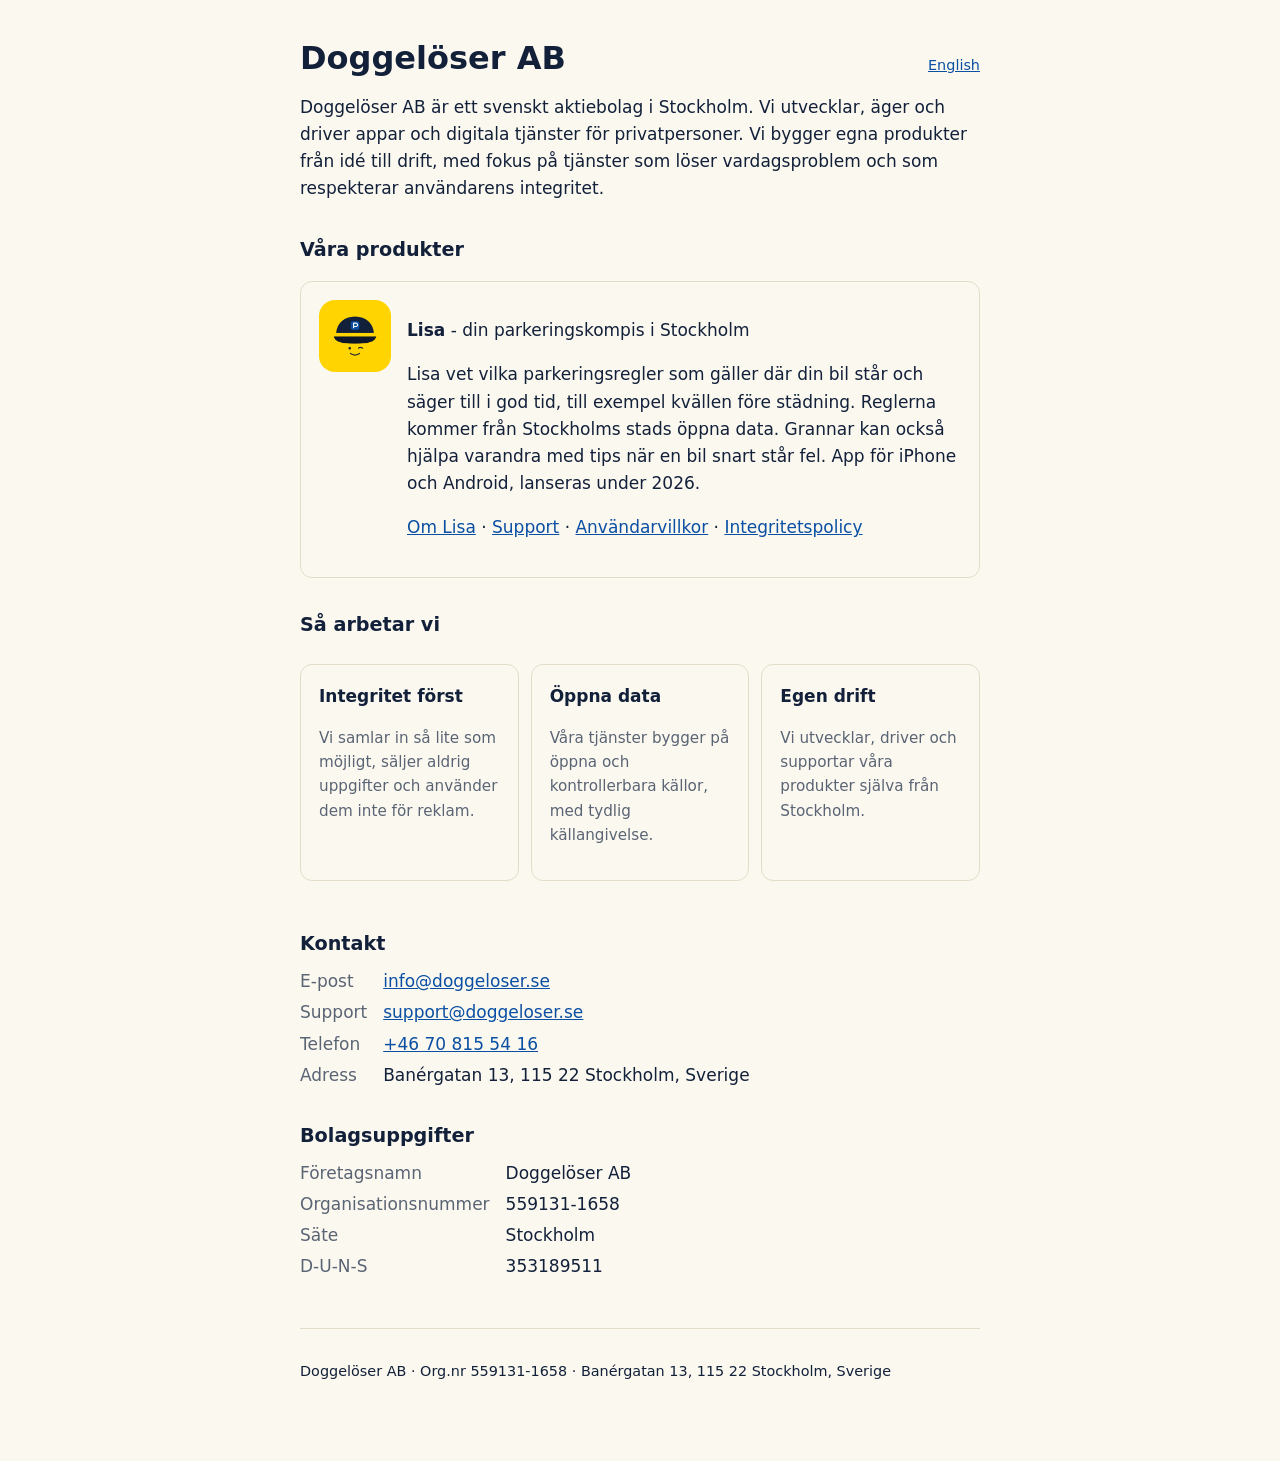
<file: index.html>
<!doctype html>
<html lang="sv"><head><meta charset="utf-8"><meta name="viewport" content="width=device-width,initial-scale=1">
<title>Doggelöser AB</title>
<meta name="description" content="Doggelöser AB är ett svenskt aktiebolag i Stockholm som utvecklar och driver appar och digitala tjänster, bland annat parkeringsappen Lisa.">
<link rel="icon" href="/lisa/icon.png"><link rel="stylesheet" href="/style.css"></head>
<body><main>
<p class="lang"><a href="/en/">English</a></p>
<h1>Doggelöser AB</h1>
<p>Doggelöser AB är ett svenskt aktiebolag i Stockholm. Vi utvecklar, äger och driver appar och digitala tjänster för privatpersoner. Vi bygger egna produkter från idé till drift, med fokus på tjänster som löser vardagsproblem och som respekterar användarens integritet.</p>

<h2>Våra produkter</h2>
<div class="card app">
  <img src="/lisa/icon.png" alt="Lisa-ikonen">
  <div>
    <p><strong>Lisa</strong> - din parkeringskompis i Stockholm</p>
    <p>Lisa vet vilka parkeringsregler som gäller där din bil står och säger till i god tid, till exempel kvällen före städning. Reglerna kommer från Stockholms stads öppna data. Grannar kan också hjälpa varandra med tips när en bil snart står fel. App för iPhone och Android, lanseras under 2026.</p>
    <p><a href="/lisa/">Om Lisa</a> · <a href="/lisa/support.html">Support</a> · <a href="/lisa/villkor.html">Användarvillkor</a> · <a href="/lisa/integritet.html">Integritetspolicy</a></p>
  </div>
</div>

<h2>Så arbetar vi</h2>
<div class="grid">
  <div class="card"><strong>Integritet först</strong><p class="muted">Vi samlar in så lite som möjligt, säljer aldrig uppgifter och använder dem inte för reklam.</p></div>
  <div class="card"><strong>Öppna data</strong><p class="muted">Våra tjänster bygger på öppna och kontrollerbara källor, med tydlig källangivelse.</p></div>
  <div class="card"><strong>Egen drift</strong><p class="muted">Vi utvecklar, driver och supportar våra produkter själva från Stockholm.</p></div>
</div>

<h2>Kontakt</h2>
<dl>
  <dt>E-post</dt><dd><a href="mailto:info@doggeloser.se">info@doggeloser.se</a></dd>
  <dt>Support</dt><dd><a href="mailto:support@doggeloser.se">support@doggeloser.se</a></dd>
  <dt>Telefon</dt><dd><a href="tel:+46708155416">+46 70 815 54 16</a></dd>
  <dt>Adress</dt><dd>Banérgatan 13, 115 22 Stockholm, Sverige</dd>
</dl>

<h2>Bolagsuppgifter</h2>
<dl>
  <dt>Företagsnamn</dt><dd>Doggelöser AB</dd>
  <dt>Organisationsnummer</dt><dd>559131-1658</dd>
  <dt>Säte</dt><dd>Stockholm</dd>
  <dt>D-U-N-S</dt><dd>353189511</dd>
</dl>

<footer><p>Doggelöser AB · Org.nr 559131-1658 · Banérgatan 13, 115 22 Stockholm, Sverige</p></footer>
</main></body></html>
</file>
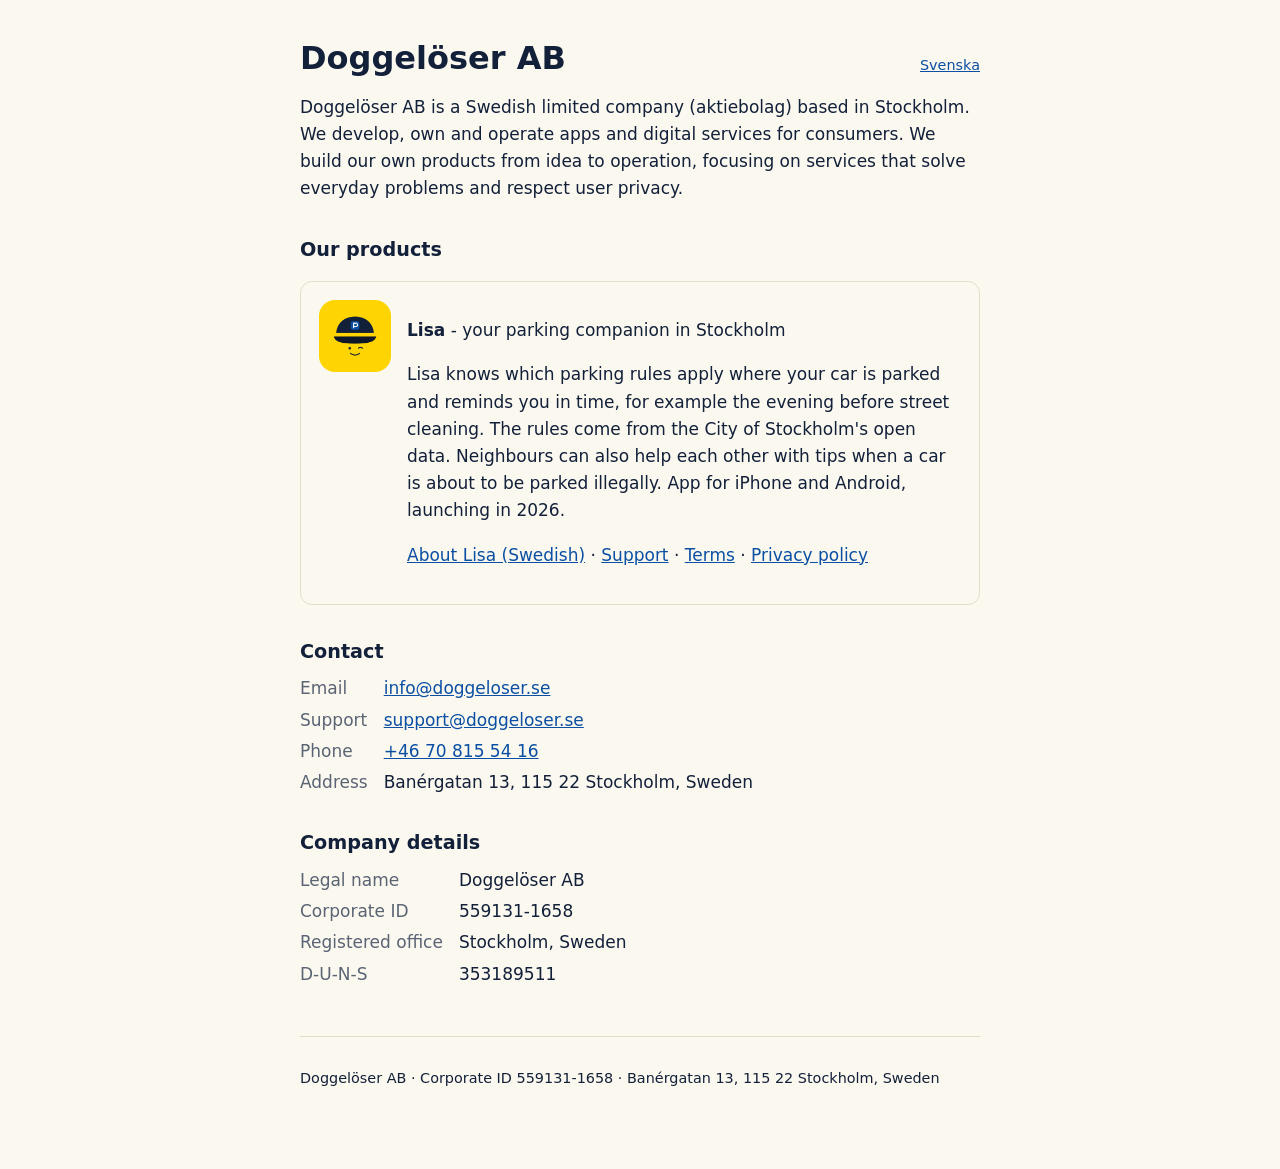
<file: en/index.html>
<!doctype html>
<html lang="en"><head><meta charset="utf-8"><meta name="viewport" content="width=device-width,initial-scale=1">
<title>Doggelöser AB</title>
<meta name="description" content="Doggelöser AB is a Swedish limited company in Stockholm that develops and operates apps and digital services, including the parking app Lisa.">
<link rel="icon" href="/lisa/icon.png"><link rel="stylesheet" href="/style.css"></head>
<body><main>
<p class="lang"><a href="/">Svenska</a></p>
<h1>Doggelöser AB</h1>
<p>Doggelöser AB is a Swedish limited company (aktiebolag) based in Stockholm. We develop, own and operate apps and digital services for consumers. We build our own products from idea to operation, focusing on services that solve everyday problems and respect user privacy.</p>

<h2>Our products</h2>
<div class="card app">
  <img src="/lisa/icon.png" alt="Lisa app icon">
  <div>
    <p><strong>Lisa</strong> - your parking companion in Stockholm</p>
    <p>Lisa knows which parking rules apply where your car is parked and reminds you in time, for example the evening before street cleaning. The rules come from the City of Stockholm's open data. Neighbours can also help each other with tips when a car is about to be parked illegally. App for iPhone and Android, launching in 2026.</p>
    <p><a href="/lisa/">About Lisa (Swedish)</a> · <a href="/lisa/support.html">Support</a> · <a href="/lisa/villkor.html">Terms</a> · <a href="/lisa/integritet.html">Privacy policy</a></p>
  </div>
</div>

<h2>Contact</h2>
<dl>
  <dt>Email</dt><dd><a href="mailto:info@doggeloser.se">info@doggeloser.se</a></dd>
  <dt>Support</dt><dd><a href="mailto:support@doggeloser.se">support@doggeloser.se</a></dd>
  <dt>Phone</dt><dd><a href="tel:+46708155416">+46 70 815 54 16</a></dd>
  <dt>Address</dt><dd>Banérgatan 13, 115 22 Stockholm, Sweden</dd>
</dl>

<h2>Company details</h2>
<dl>
  <dt>Legal name</dt><dd>Doggelöser AB</dd>
  <dt>Corporate ID</dt><dd>559131-1658</dd>
  <dt>Registered office</dt><dd>Stockholm, Sweden</dd>
  <dt>D-U-N-S</dt><dd>353189511</dd>
</dl>

<footer><p>Doggelöser AB · Corporate ID 559131-1658 · Banérgatan 13, 115 22 Stockholm, Sweden</p></footer>
</main></body></html>
</file>
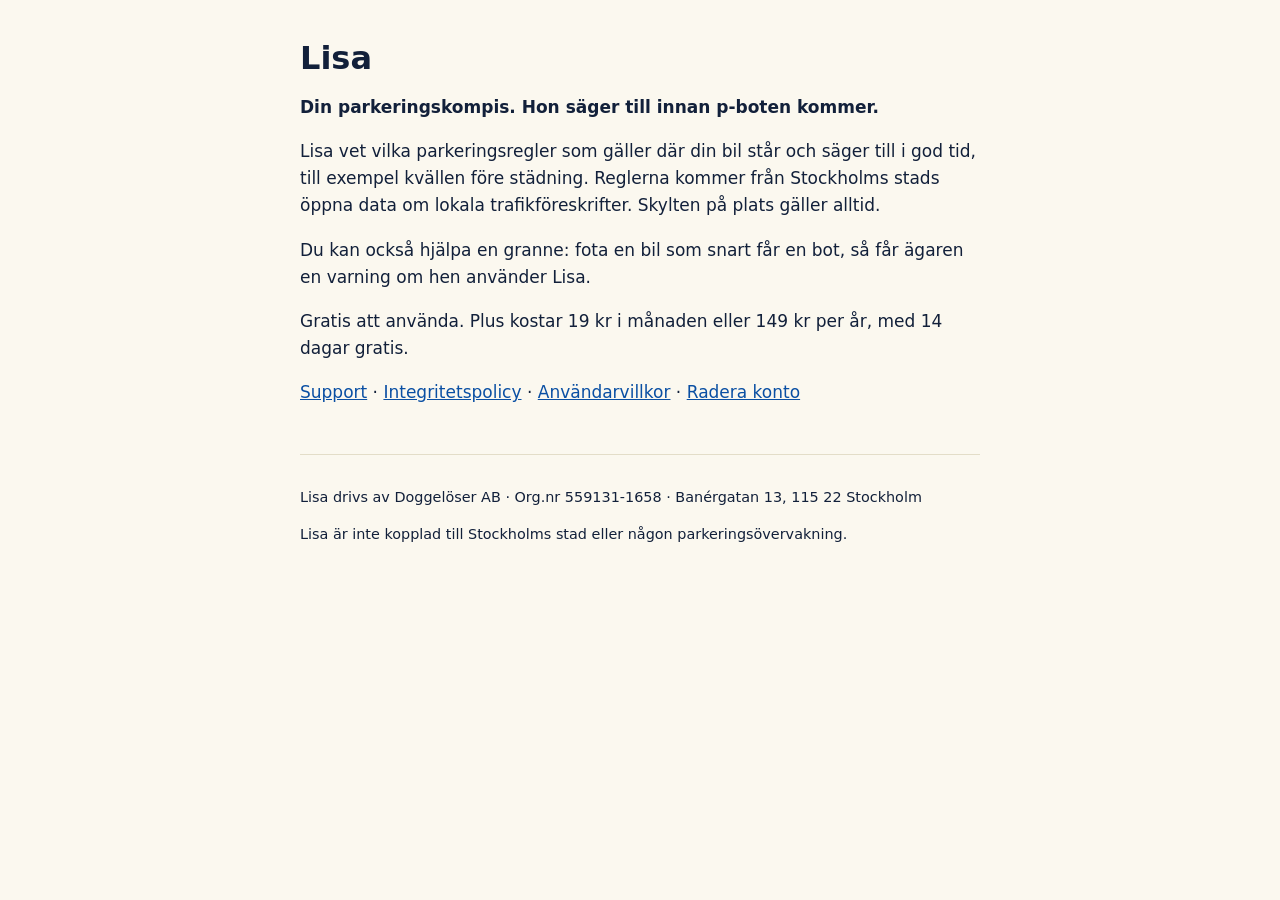
<file: lisa/index.html>
<!doctype html>
<html lang="sv"><head><meta charset="utf-8"><meta name="viewport" content="width=device-width,initial-scale=1">
<title>Lisa</title><link rel="stylesheet" href="/style.css"></head>
<body><main>
<h1>Lisa</h1>
<p><strong>Din parkeringskompis. Hon säger till innan p-boten kommer.</strong></p>
<p>Lisa vet vilka parkeringsregler som gäller där din bil står och säger till i god tid, till exempel kvällen före städning. Reglerna kommer från Stockholms stads öppna data om lokala trafikföreskrifter. Skylten på plats gäller alltid.</p>
<p>Du kan också hjälpa en granne: fota en bil som snart får en bot, så får ägaren en varning om hen använder Lisa.</p>
<p>Gratis att använda. Plus kostar 19 kr i månaden eller 149 kr per år, med 14 dagar gratis.</p>
<p><a href="/lisa/support.html">Support</a> · <a href="/lisa/integritet.html">Integritetspolicy</a> · <a href="/lisa/villkor.html">Användarvillkor</a> · <a href="/lisa/radera-konto.html">Radera konto</a></p>
<footer><p>Lisa drivs av Doggelöser AB · Org.nr 559131-1658 · Banérgatan 13, 115 22 Stockholm</p><p>Lisa är inte kopplad till Stockholms stad eller någon parkeringsövervakning.</p></footer>
</main></body></html>
</file>
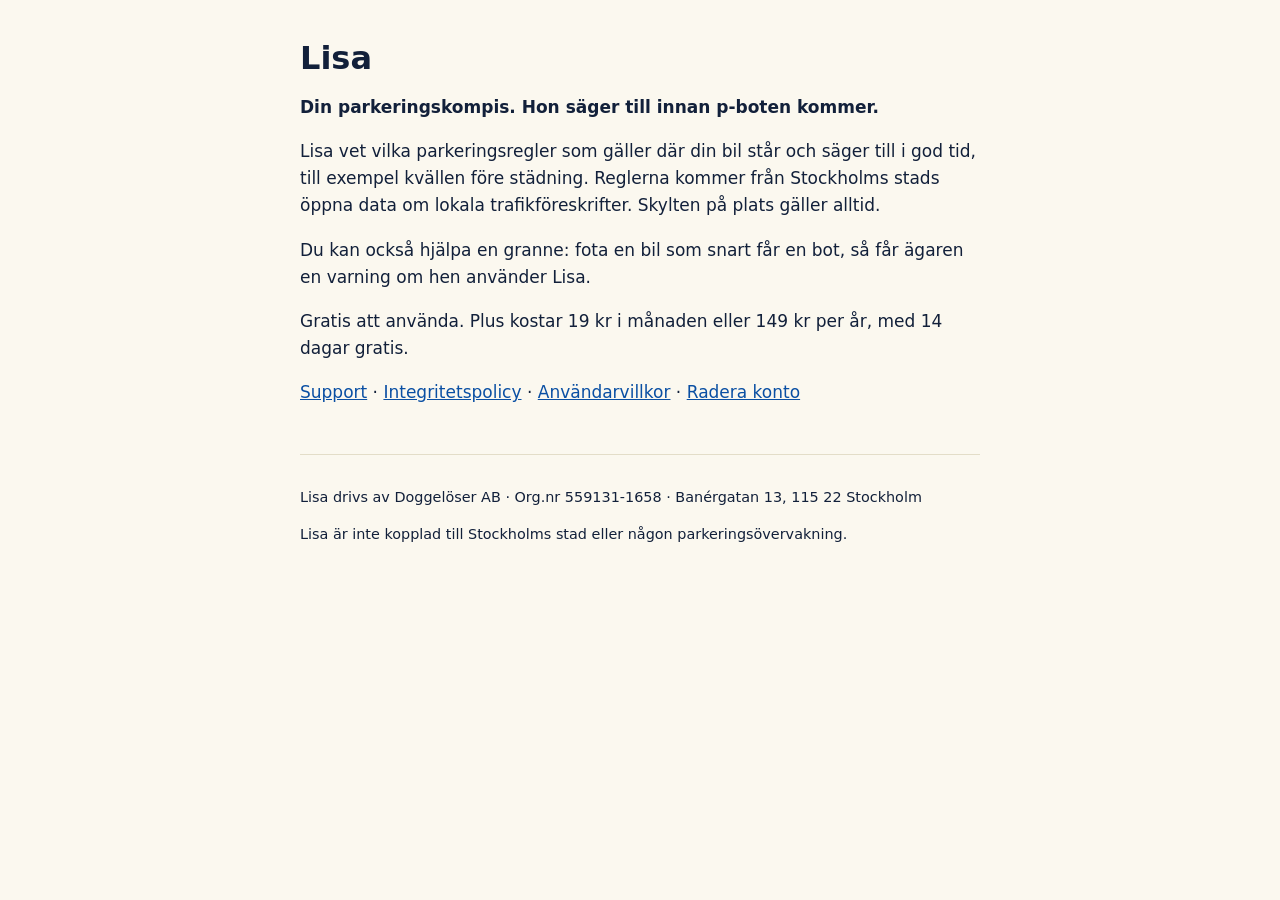
<file: p-lisa/index.html>
<!doctype html><meta charset="utf-8"><meta http-equiv="refresh" content="0; url=/lisa/index.html"><link rel="canonical" href="https://doggeloser.se/lisa/index.html"><title>Lisa</title><a href="/lisa/index.html">Lisa har flyttat hit</a>
</file>
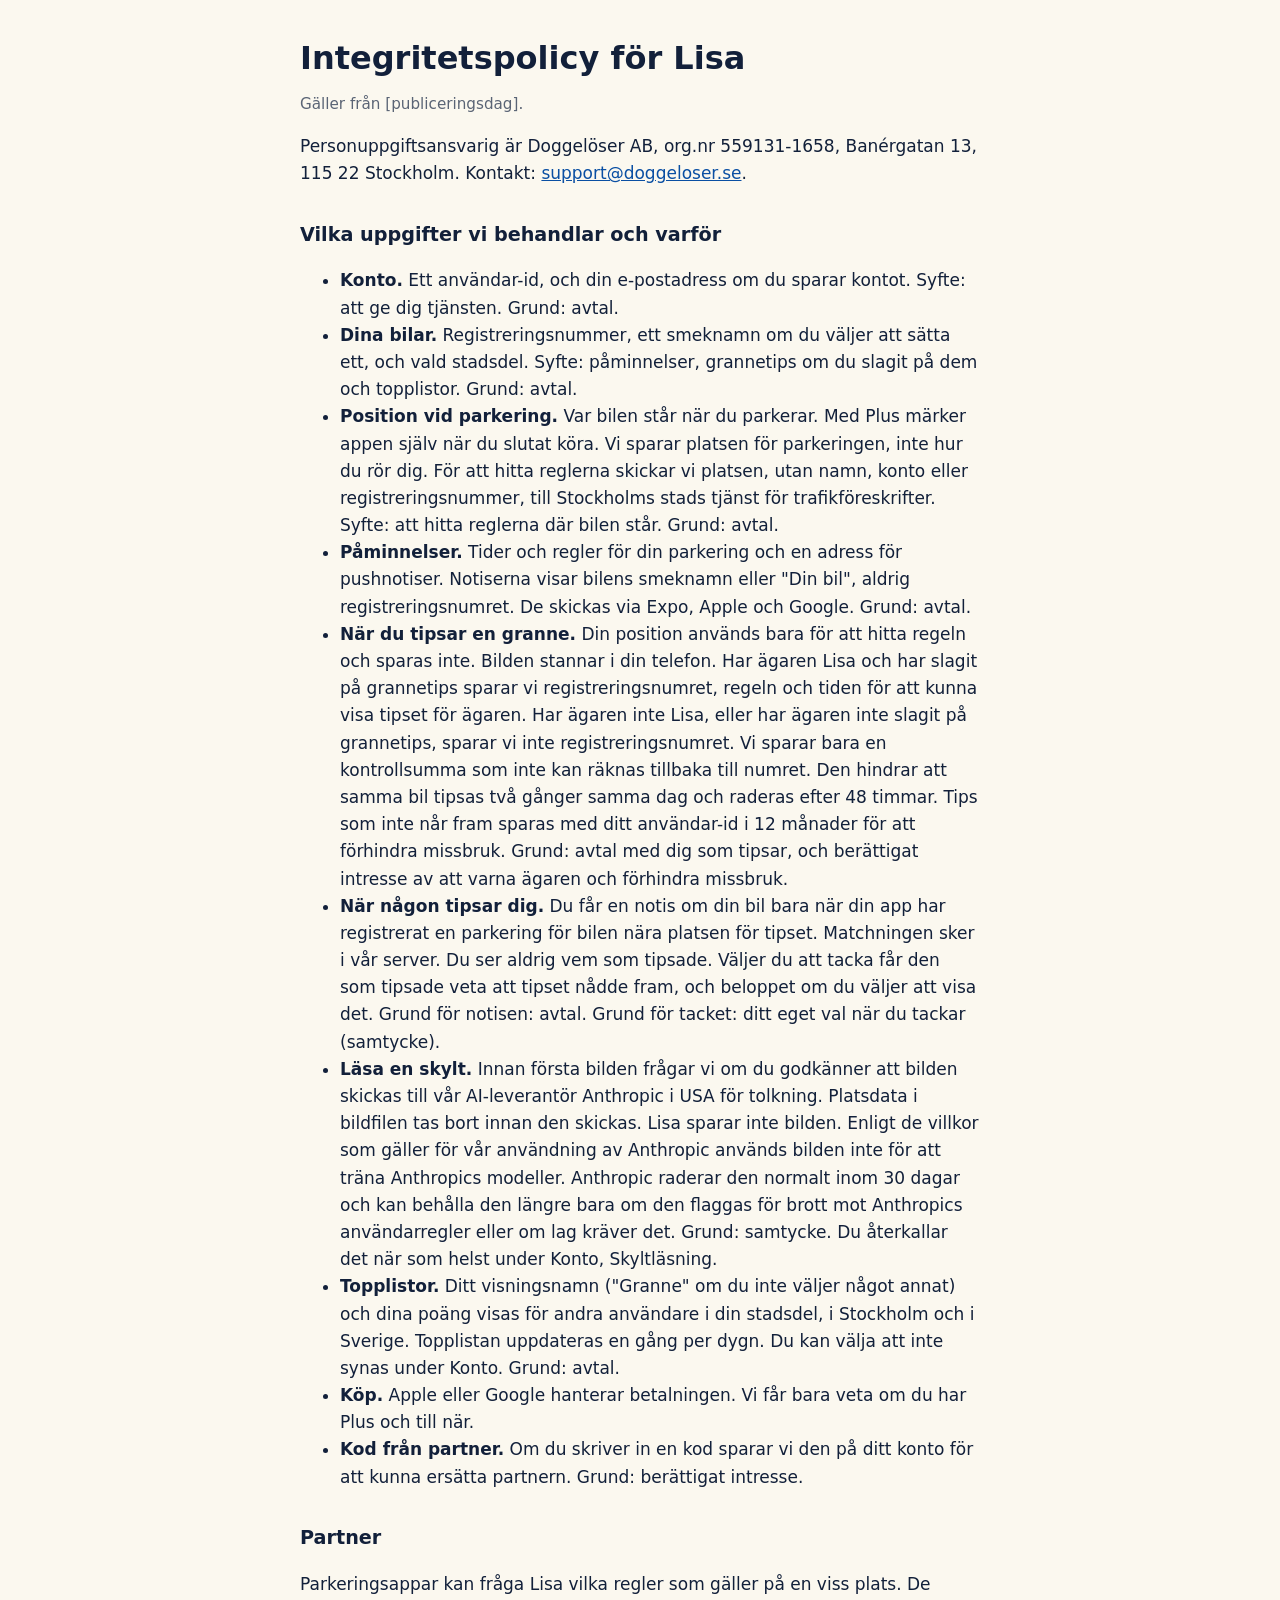
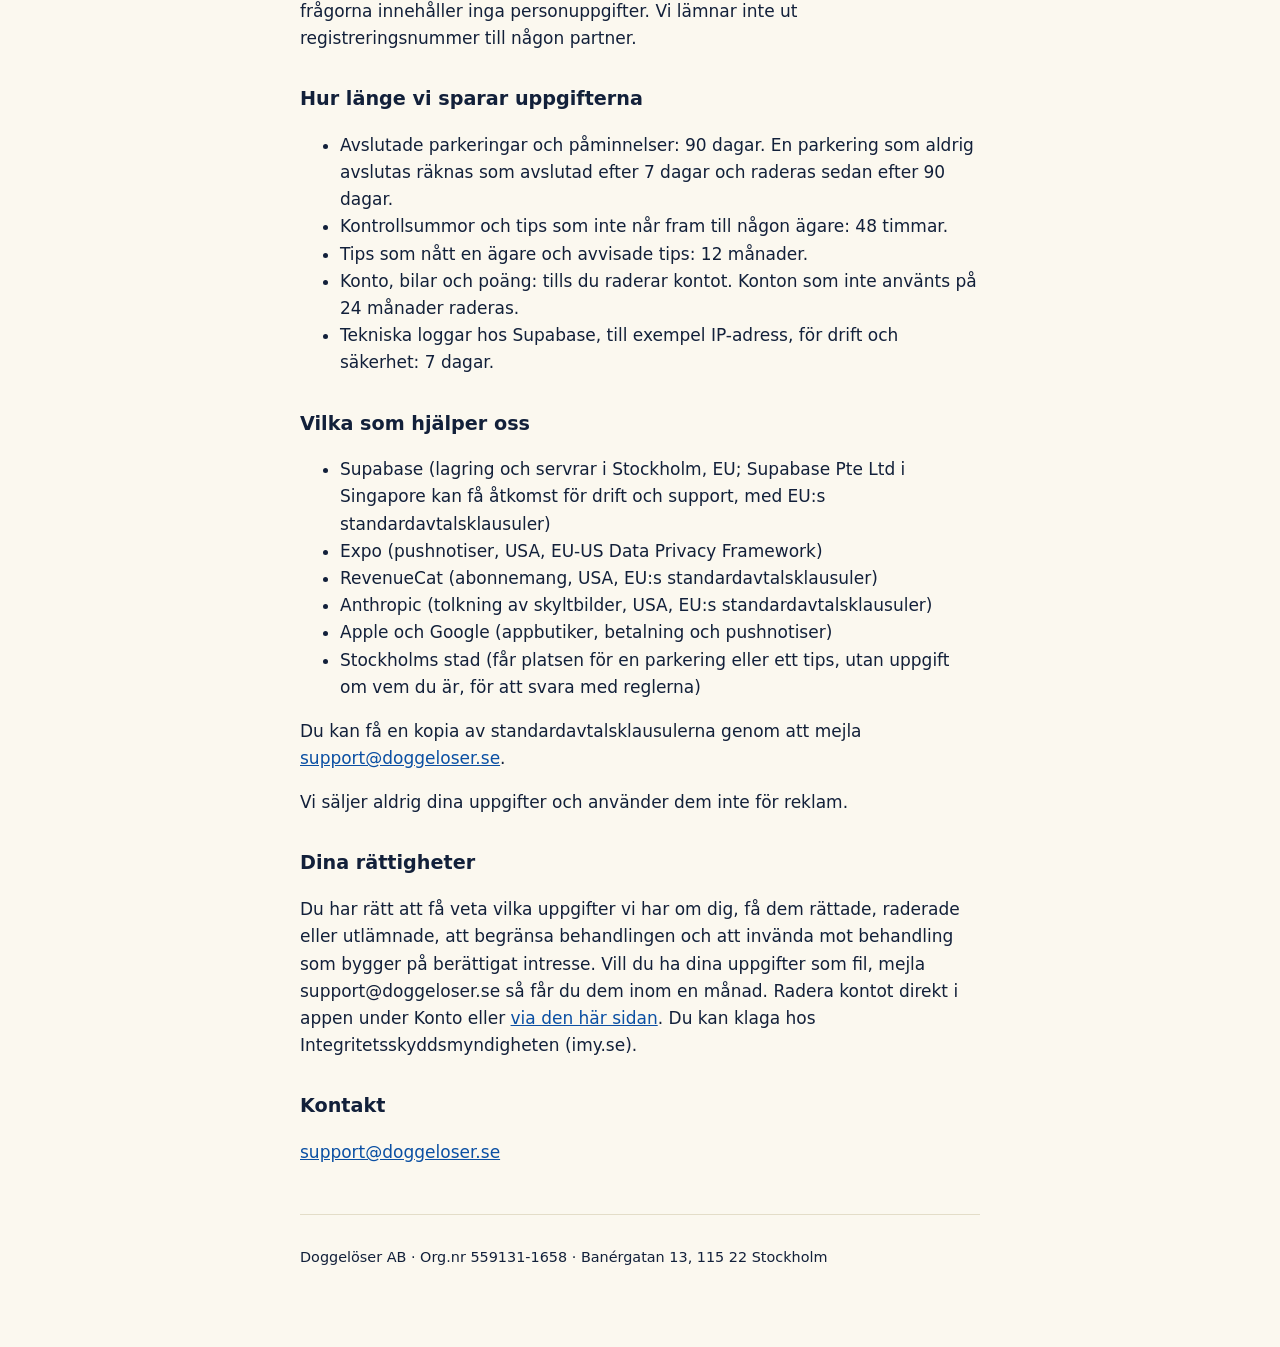
<file: lisa/integritet.html>
<!doctype html>
<html lang="sv"><head><meta charset="utf-8"><meta name="viewport" content="width=device-width,initial-scale=1">
<title>Integritetspolicy för Lisa</title><link rel="stylesheet" href="/style.css"></head>
<body><main>
<h1>Integritetspolicy för Lisa</h1>
<p class="muted">Gäller från [publiceringsdag].</p>
<p>Personuppgiftsansvarig är Doggelöser AB, org.nr 559131-1658, Banérgatan 13, 115 22 Stockholm. Kontakt: <a href="mailto:support@doggeloser.se">support@doggeloser.se</a>.</p>

<h2>Vilka uppgifter vi behandlar och varför</h2>
<ul>
<li><strong>Konto.</strong> Ett användar-id, och din e-postadress om du sparar kontot. Syfte: att ge dig tjänsten. Grund: avtal.</li>
<li><strong>Dina bilar.</strong> Registreringsnummer, ett smeknamn om du väljer att sätta ett, och vald stadsdel. Syfte: påminnelser, grannetips om du slagit på dem och topplistor. Grund: avtal.</li>
<li><strong>Position vid parkering.</strong> Var bilen står när du parkerar. Med Plus märker appen själv när du slutat köra. Vi sparar platsen för parkeringen, inte hur du rör dig. För att hitta reglerna skickar vi platsen, utan namn, konto eller registreringsnummer, till Stockholms stads tjänst för trafikföreskrifter. Syfte: att hitta reglerna där bilen står. Grund: avtal.</li>
<li><strong>Påminnelser.</strong> Tider och regler för din parkering och en adress för pushnotiser. Notiserna visar bilens smeknamn eller "Din bil", aldrig registreringsnumret. De skickas via Expo, Apple och Google. Grund: avtal.</li>
<li><strong>När du tipsar en granne.</strong> Din position används bara för att hitta regeln och sparas inte. Bilden stannar i din telefon. Har ägaren Lisa och har slagit på grannetips sparar vi registreringsnumret, regeln och tiden för att kunna visa tipset för ägaren. Har ägaren inte Lisa, eller har ägaren inte slagit på grannetips, sparar vi inte registreringsnumret. Vi sparar bara en kontrollsumma som inte kan räknas tillbaka till numret. Den hindrar att samma bil tipsas två gånger samma dag och raderas efter 48 timmar. Tips som inte når fram sparas med ditt användar-id i 12 månader för att förhindra missbruk. Grund: avtal med dig som tipsar, och berättigat intresse av att varna ägaren och förhindra missbruk.</li>
<li><strong>När någon tipsar dig.</strong> Du får en notis om din bil bara när din app har registrerat en parkering för bilen nära platsen för tipset. Matchningen sker i vår server. Du ser aldrig vem som tipsade. Väljer du att tacka får den som tipsade veta att tipset nådde fram, och beloppet om du väljer att visa det. Grund för notisen: avtal. Grund för tacket: ditt eget val när du tackar (samtycke).</li>
<li><strong>Läsa en skylt.</strong> Innan första bilden frågar vi om du godkänner att bilden skickas till vår AI-leverantör Anthropic i USA för tolkning. Platsdata i bildfilen tas bort innan den skickas. Lisa sparar inte bilden. Enligt de villkor som gäller för vår användning av Anthropic används bilden inte för att träna Anthropics modeller. Anthropic raderar den normalt inom 30 dagar och kan behålla den längre bara om den flaggas för brott mot Anthropics användarregler eller om lag kräver det. Grund: samtycke. Du återkallar det när som helst under Konto, Skyltläsning.</li>
<li><strong>Topplistor.</strong> Ditt visningsnamn ("Granne" om du inte väljer något annat) och dina poäng visas för andra användare i din stadsdel, i Stockholm och i Sverige. Topplistan uppdateras en gång per dygn. Du kan välja att inte synas under Konto. Grund: avtal.</li>
<li><strong>Köp.</strong> Apple eller Google hanterar betalningen. Vi får bara veta om du har Plus och till när.</li>
<li><strong>Kod från partner.</strong> Om du skriver in en kod sparar vi den på ditt konto för att kunna ersätta partnern. Grund: berättigat intresse.</li>
</ul>

<h2>Partner</h2>
<p>Parkeringsappar kan fråga Lisa vilka regler som gäller på en viss plats. De frågorna innehåller inga personuppgifter. Vi lämnar inte ut registreringsnummer till någon partner.</p>

<h2>Hur länge vi sparar uppgifterna</h2>
<ul>
<li>Avslutade parkeringar och påminnelser: 90 dagar. En parkering som aldrig avslutas räknas som avslutad efter 7 dagar och raderas sedan efter 90 dagar.</li>
<li>Kontrollsummor och tips som inte når fram till någon ägare: 48 timmar.</li>
<li>Tips som nått en ägare och avvisade tips: 12 månader.</li>
<li>Konto, bilar och poäng: tills du raderar kontot. Konton som inte använts på 24 månader raderas.</li>
<li>Tekniska loggar hos Supabase, till exempel IP-adress, för drift och säkerhet: 7 dagar.</li>
</ul>

<h2>Vilka som hjälper oss</h2>
<ul>
<li>Supabase (lagring och servrar i Stockholm, EU; Supabase Pte Ltd i Singapore kan få åtkomst för drift och support, med EU:s standardavtalsklausuler)</li>
<li>Expo (pushnotiser, USA, EU-US Data Privacy Framework)</li>
<li>RevenueCat (abonnemang, USA, EU:s standardavtalsklausuler)</li>
<li>Anthropic (tolkning av skyltbilder, USA, EU:s standardavtalsklausuler)</li>
<li>Apple och Google (appbutiker, betalning och pushnotiser)</li>
<li>Stockholms stad (får platsen för en parkering eller ett tips, utan uppgift om vem du är, för att svara med reglerna)</li>
</ul>
<p>Du kan få en kopia av standardavtalsklausulerna genom att mejla <a href="mailto:support@doggeloser.se">support@doggeloser.se</a>.</p>
<p>Vi säljer aldrig dina uppgifter och använder dem inte för reklam.</p>

<h2>Dina rättigheter</h2>
<p>Du har rätt att få veta vilka uppgifter vi har om dig, få dem rättade, raderade eller utlämnade, att begränsa behandlingen och att invända mot behandling som bygger på berättigat intresse. Vill du ha dina uppgifter som fil, mejla support@doggeloser.se så får du dem inom en månad. Radera kontot direkt i appen under Konto eller <a href="/lisa/radera-konto.html">via den här sidan</a>. Du kan klaga hos Integritetsskyddsmyndigheten (imy.se).</p>
<h2>Kontakt</h2>
<p><a href="mailto:support@doggeloser.se">support@doggeloser.se</a></p>
<footer><p>Doggelöser AB · Org.nr 559131-1658 · Banérgatan 13, 115 22 Stockholm</p></footer>
</main></body></html>
</file>
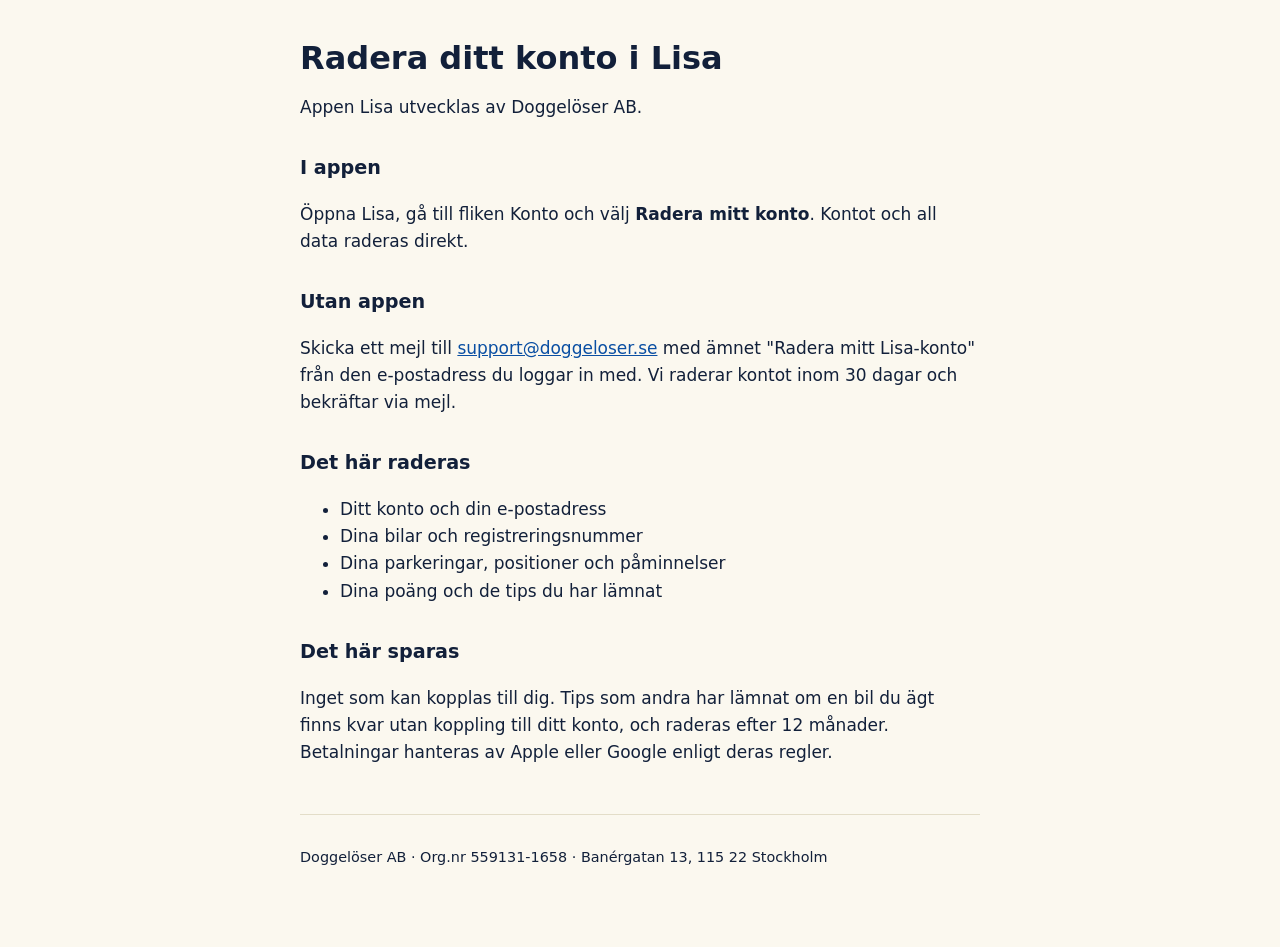
<file: lisa/radera-konto.html>
<!doctype html>
<html lang="sv"><head><meta charset="utf-8"><meta name="viewport" content="width=device-width,initial-scale=1">
<title>Radera konto i Lisa</title><link rel="stylesheet" href="/style.css"></head>
<body><main>
<h1>Radera ditt konto i Lisa</h1>
<p>Appen Lisa utvecklas av Doggelöser AB.</p>
<h2>I appen</h2>
<p>Öppna Lisa, gå till fliken Konto och välj <strong>Radera mitt konto</strong>. Kontot och all data raderas direkt.</p>
<h2>Utan appen</h2>
<p>Skicka ett mejl till <a href="mailto:support@doggeloser.se?subject=Radera%20mitt%20Lisa-konto">support@doggeloser.se</a> med ämnet "Radera mitt Lisa-konto" från den e-postadress du loggar in med. Vi raderar kontot inom 30 dagar och bekräftar via mejl.</p>
<h2>Det här raderas</h2>
<ul>
<li>Ditt konto och din e-postadress</li>
<li>Dina bilar och registreringsnummer</li>
<li>Dina parkeringar, positioner och påminnelser</li>
<li>Dina poäng och de tips du har lämnat</li>
</ul>
<h2>Det här sparas</h2>
<p>Inget som kan kopplas till dig. Tips som andra har lämnat om en bil du ägt finns kvar utan koppling till ditt konto, och raderas efter 12 månader. Betalningar hanteras av Apple eller Google enligt deras regler.</p>
<footer><p>Doggelöser AB · Org.nr 559131-1658 · Banérgatan 13, 115 22 Stockholm</p></footer>
</main></body></html>
</file>
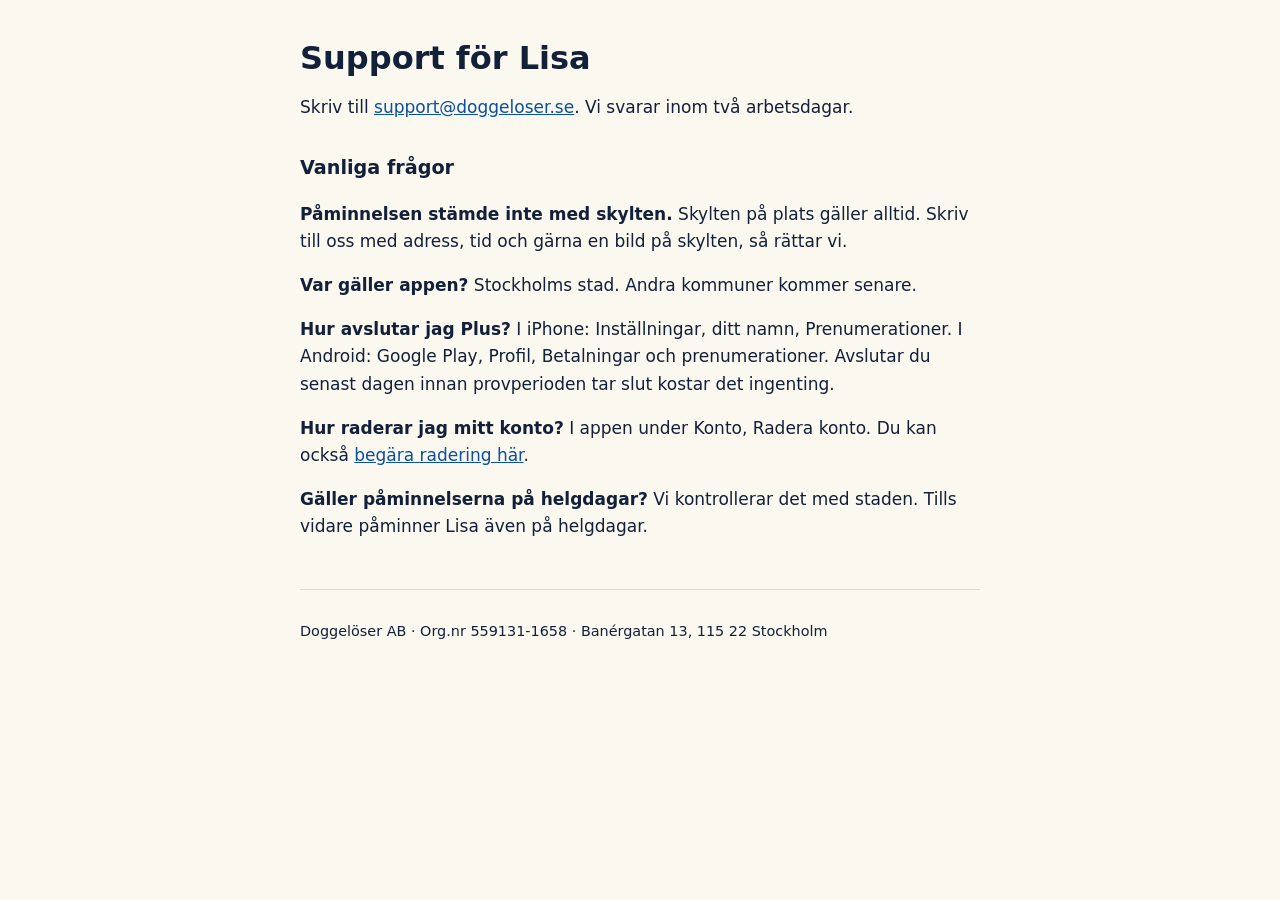
<file: lisa/support.html>
<!doctype html>
<html lang="sv"><head><meta charset="utf-8"><meta name="viewport" content="width=device-width,initial-scale=1">
<title>Lisa support</title><link rel="stylesheet" href="/style.css"></head>
<body><main>
<h1>Support för Lisa</h1>
<p>Skriv till <a href="mailto:support@doggeloser.se?subject=Lisa">support@doggeloser.se</a>. Vi svarar inom två arbetsdagar.</p>
<h2>Vanliga frågor</h2>
<p><strong>Påminnelsen stämde inte med skylten.</strong> Skylten på plats gäller alltid. Skriv till oss med adress, tid och gärna en bild på skylten, så rättar vi.</p>
<p><strong>Var gäller appen?</strong> Stockholms stad. Andra kommuner kommer senare.</p>
<p><strong>Hur avslutar jag Plus?</strong> I iPhone: Inställningar, ditt namn, Prenumerationer. I Android: Google Play, Profil, Betalningar och prenumerationer. Avslutar du senast dagen innan provperioden tar slut kostar det ingenting.</p>
<p><strong>Hur raderar jag mitt konto?</strong> I appen under Konto, Radera konto. Du kan också <a href="/lisa/radera-konto.html">begära radering här</a>.</p>
<p><strong>Gäller påminnelserna på helgdagar?</strong> Vi kontrollerar det med staden. Tills vidare påminner Lisa även på helgdagar.</p>
<footer><p>Doggelöser AB · Org.nr 559131-1658 · Banérgatan 13, 115 22 Stockholm</p></footer>
</main></body></html>
</file>
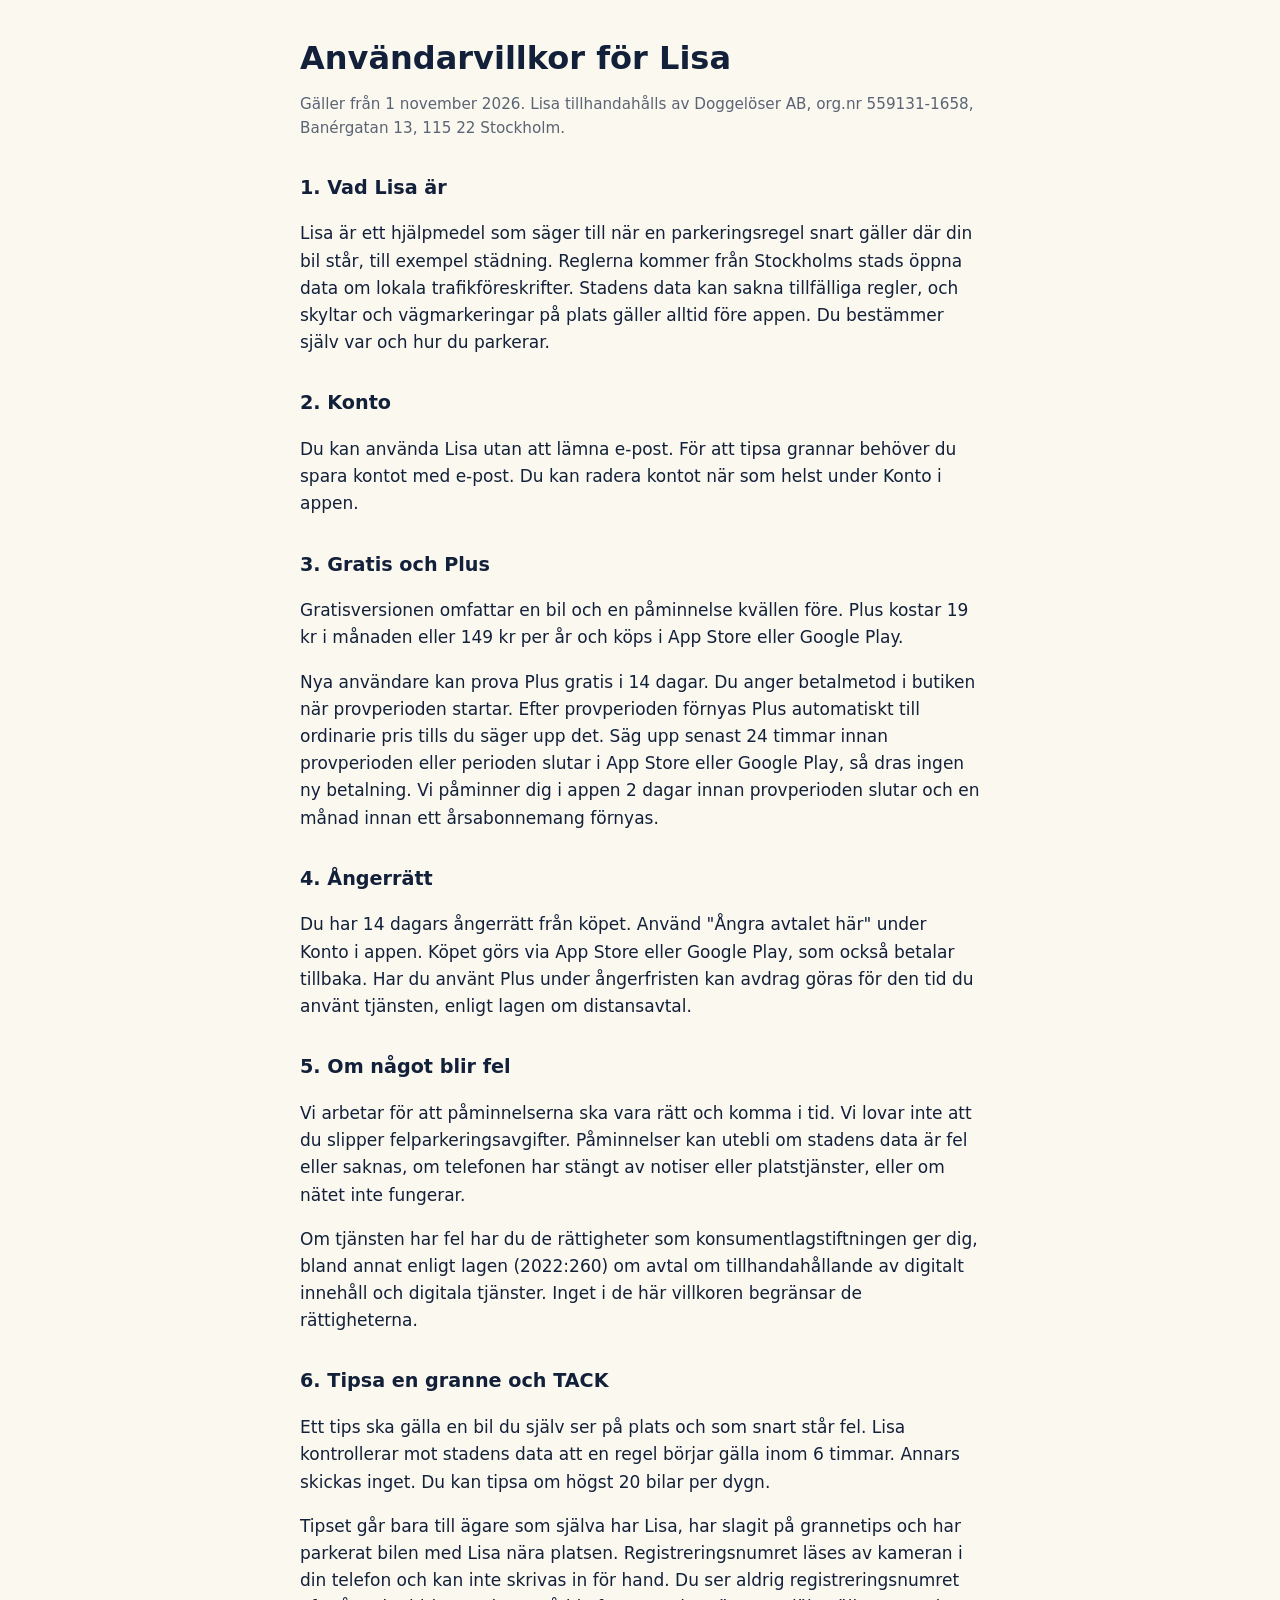
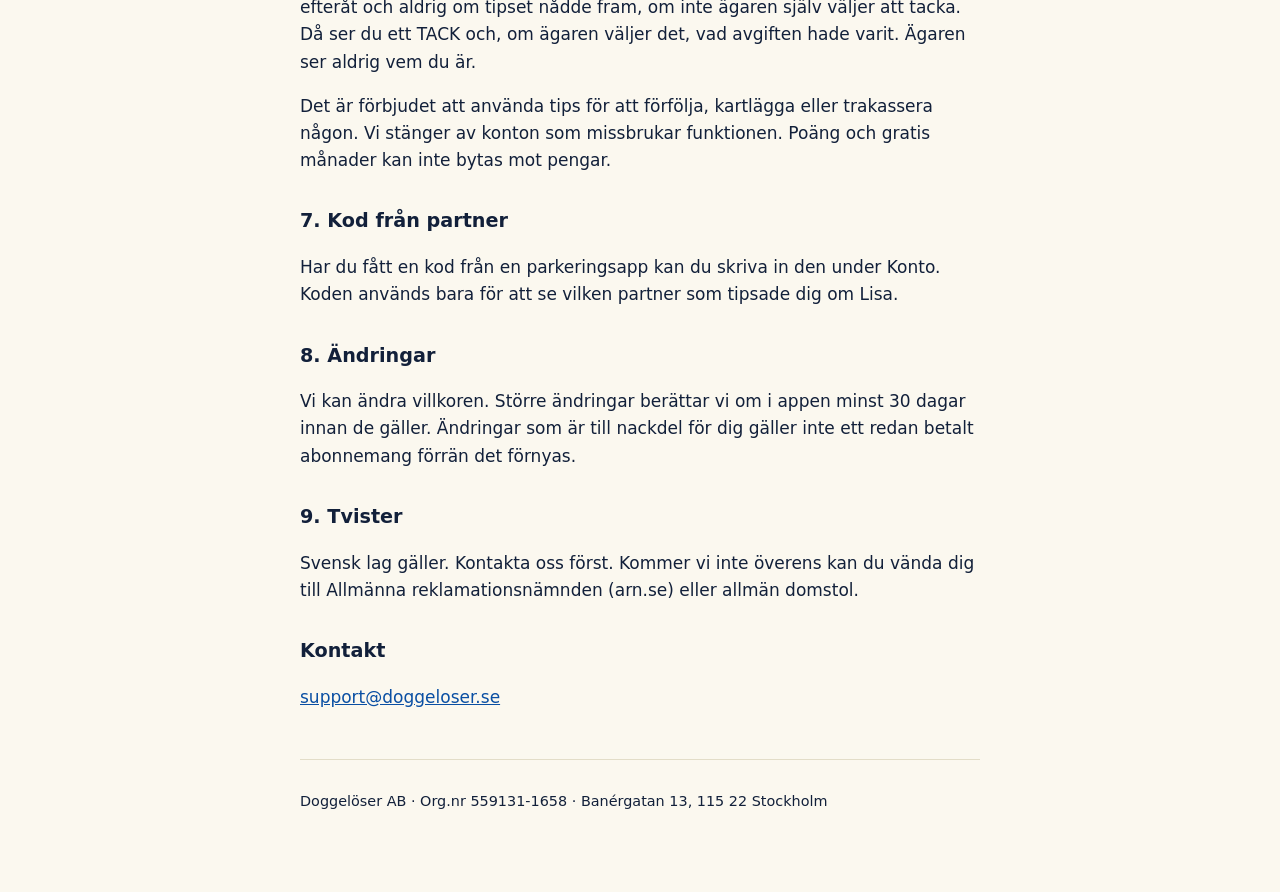
<file: lisa/villkor.html>
<!doctype html>
<html lang="sv"><head><meta charset="utf-8"><meta name="viewport" content="width=device-width,initial-scale=1">
<title>Användarvillkor för Lisa</title><link rel="stylesheet" href="/style.css"></head>
<body><main>
<h1>Användarvillkor för Lisa</h1>
<p class="muted">Gäller från 1 november 2026. Lisa tillhandahålls av Doggelöser AB, org.nr 559131-1658, Banérgatan 13, 115 22 Stockholm.</p>

<h2>1. Vad Lisa är</h2>
<p>Lisa är ett hjälpmedel som säger till när en parkeringsregel snart gäller där din bil står, till exempel städning. Reglerna kommer från Stockholms stads öppna data om lokala trafikföreskrifter. Stadens data kan sakna tillfälliga regler, och skyltar och vägmarkeringar på plats gäller alltid före appen. Du bestämmer själv var och hur du parkerar.</p>

<h2>2. Konto</h2>
<p>Du kan använda Lisa utan att lämna e-post. För att tipsa grannar behöver du spara kontot med e-post. Du kan radera kontot när som helst under Konto i appen.</p>

<h2>3. Gratis och Plus</h2>
<p>Gratisversionen omfattar en bil och en påminnelse kvällen före. Plus kostar 19 kr i månaden eller 149 kr per år och köps i App Store eller Google Play.</p>
<p>Nya användare kan prova Plus gratis i 14 dagar. Du anger betalmetod i butiken när provperioden startar. Efter provperioden förnyas Plus automatiskt till ordinarie pris tills du säger upp det. Säg upp senast 24 timmar innan provperioden eller perioden slutar i App Store eller Google Play, så dras ingen ny betalning. Vi påminner dig i appen 2 dagar innan provperioden slutar och en månad innan ett årsabonnemang förnyas.</p>

<h2>4. Ångerrätt</h2>
<p>Du har 14 dagars ångerrätt från köpet. Använd "Ångra avtalet här" under Konto i appen. Köpet görs via App Store eller Google Play, som också betalar tillbaka. Har du använt Plus under ångerfristen kan avdrag göras för den tid du använt tjänsten, enligt lagen om distansavtal.</p>

<h2>5. Om något blir fel</h2>
<p>Vi arbetar för att påminnelserna ska vara rätt och komma i tid. Vi lovar inte att du slipper felparkeringsavgifter. Påminnelser kan utebli om stadens data är fel eller saknas, om telefonen har stängt av notiser eller platstjänster, eller om nätet inte fungerar.</p>
<p>Om tjänsten har fel har du de rättigheter som konsumentlagstiftningen ger dig, bland annat enligt lagen (2022:260) om avtal om tillhandahållande av digitalt innehåll och digitala tjänster. Inget i de här villkoren begränsar de rättigheterna.</p>

<h2>6. Tipsa en granne och TACK</h2>
<p>Ett tips ska gälla en bil du själv ser på plats och som snart står fel. Lisa kontrollerar mot stadens data att en regel börjar gälla inom 6 timmar. Annars skickas inget. Du kan tipsa om högst 20 bilar per dygn.</p>
<p>Tipset går bara till ägare som själva har Lisa, har slagit på grannetips och har parkerat bilen med Lisa nära platsen. Registreringsnumret läses av kameran i din telefon och kan inte skrivas in för hand. Du ser aldrig registreringsnumret efteråt och aldrig om tipset nådde fram, om inte ägaren själv väljer att tacka. Då ser du ett TACK och, om ägaren väljer det, vad avgiften hade varit. Ägaren ser aldrig vem du är.</p>
<p>Det är förbjudet att använda tips för att förfölja, kartlägga eller trakassera någon. Vi stänger av konton som missbrukar funktionen. Poäng och gratis månader kan inte bytas mot pengar.</p>

<h2>7. Kod från partner</h2>
<p>Har du fått en kod från en parkeringsapp kan du skriva in den under Konto. Koden används bara för att se vilken partner som tipsade dig om Lisa.</p>

<h2>8. Ändringar</h2>
<p>Vi kan ändra villkoren. Större ändringar berättar vi om i appen minst 30 dagar innan de gäller. Ändringar som är till nackdel för dig gäller inte ett redan betalt abonnemang förrän det förnyas.</p>

<h2>9. Tvister</h2>
<p>Svensk lag gäller. Kontakta oss först. Kommer vi inte överens kan du vända dig till Allmänna reklamationsnämnden (arn.se) eller allmän domstol.</p>
<h2>Kontakt</h2>
<p><a href="mailto:support@doggeloser.se">support@doggeloser.se</a></p>
<footer><p>Doggelöser AB · Org.nr 559131-1658 · Banérgatan 13, 115 22 Stockholm</p></footer>
</main></body></html>
</file>
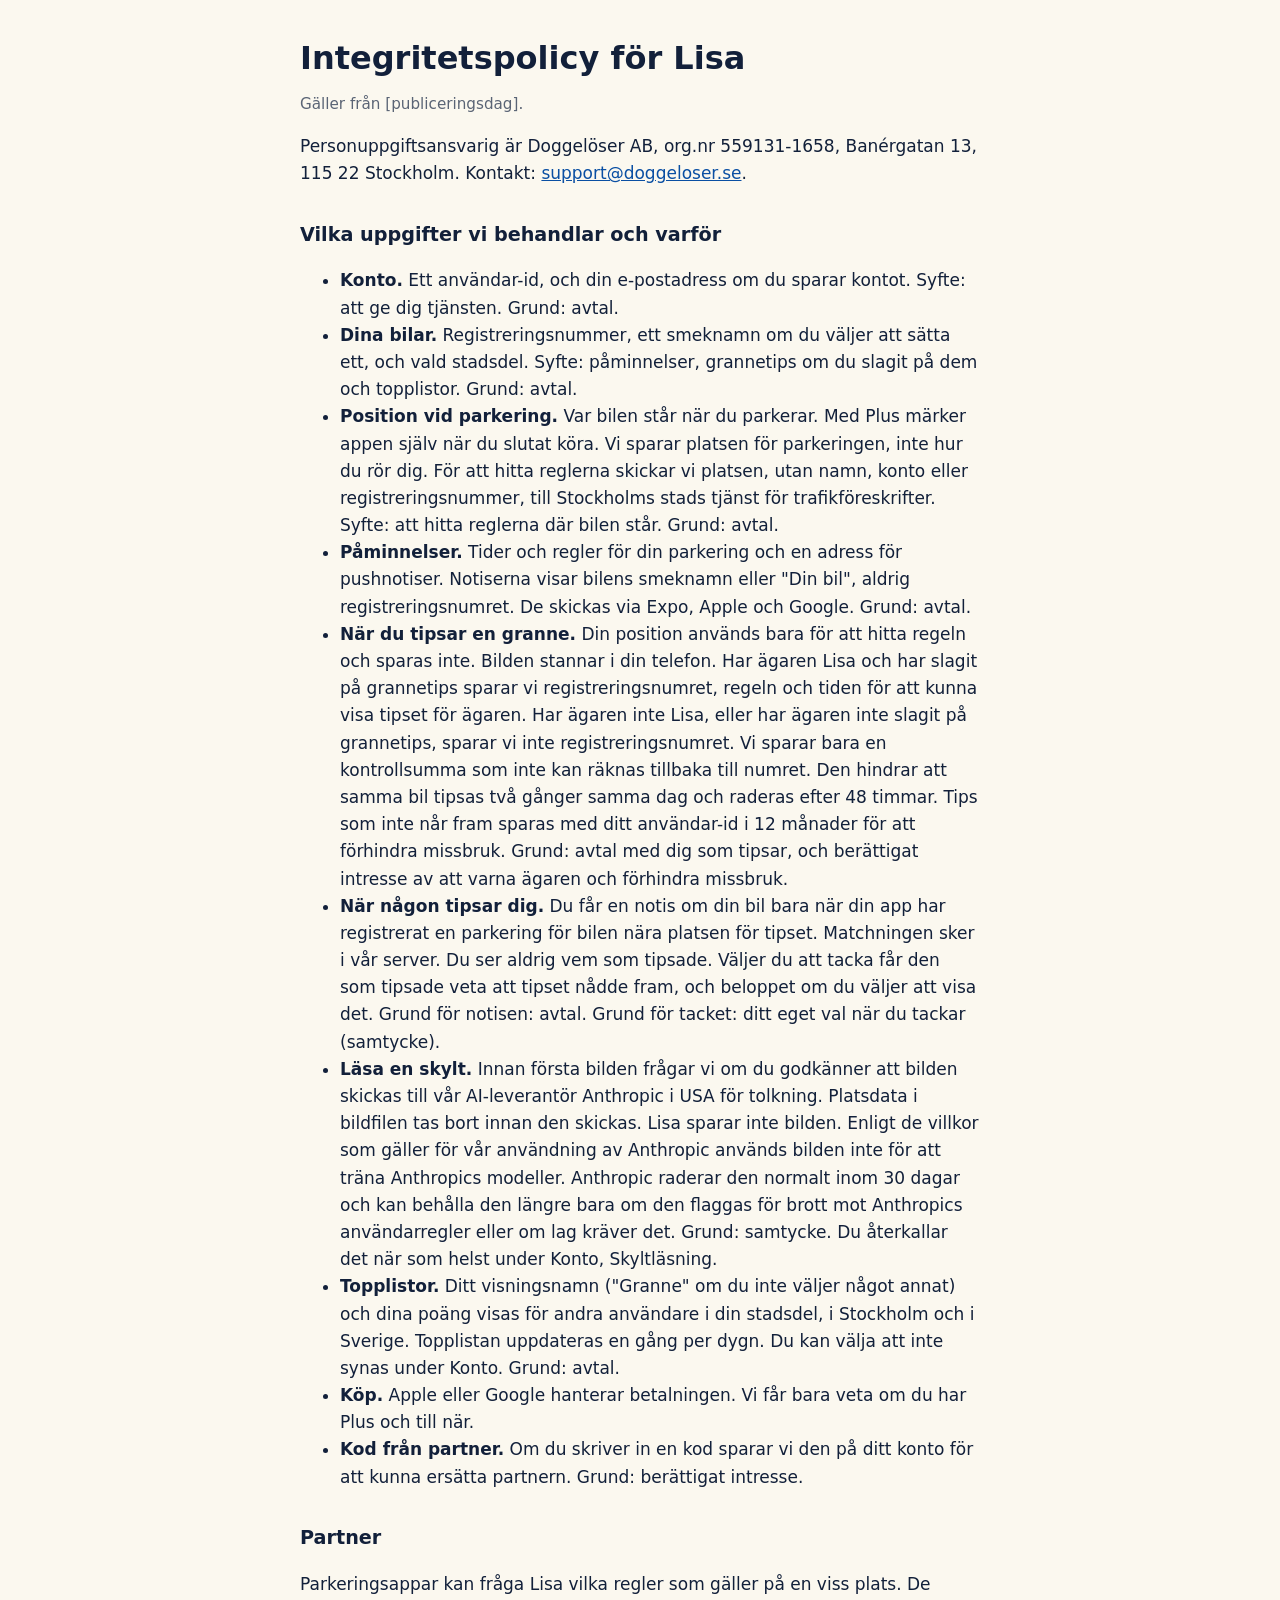
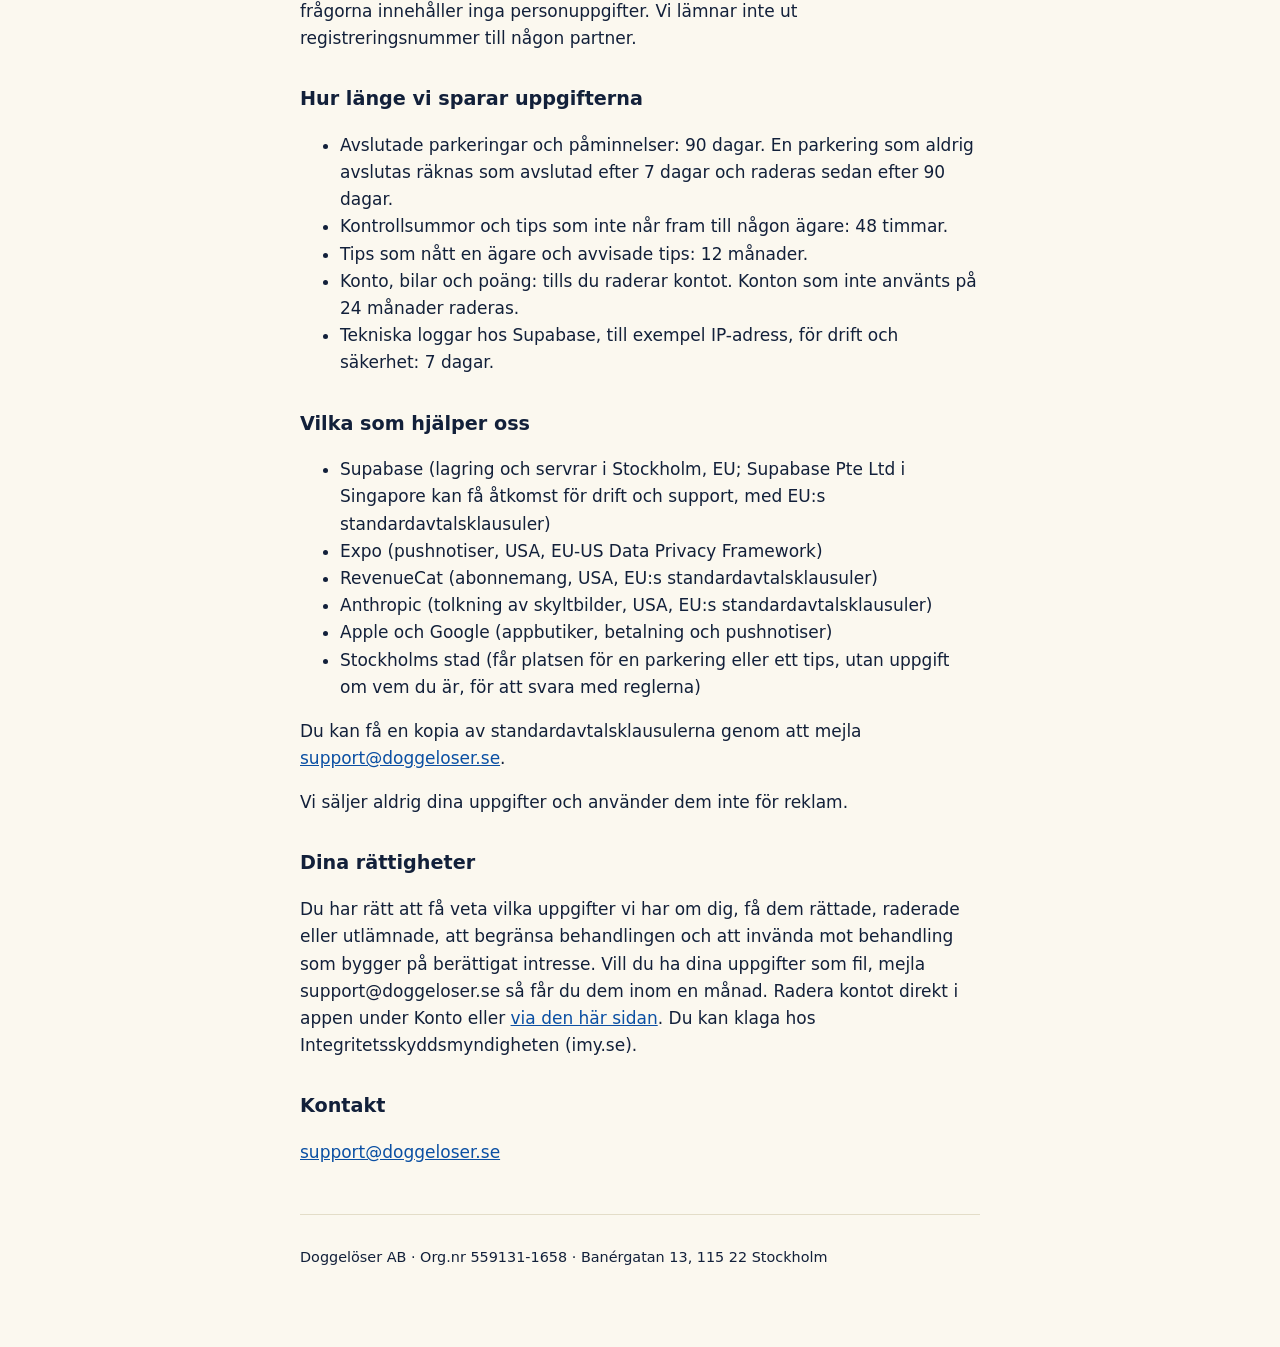
<file: p-lisa/integritet.html>
<!doctype html><meta charset="utf-8"><meta http-equiv="refresh" content="0; url=/lisa/integritet.html"><link rel="canonical" href="https://doggeloser.se/lisa/integritet.html"><title>Lisa</title><a href="/lisa/integritet.html">Lisa har flyttat hit</a>
</file>
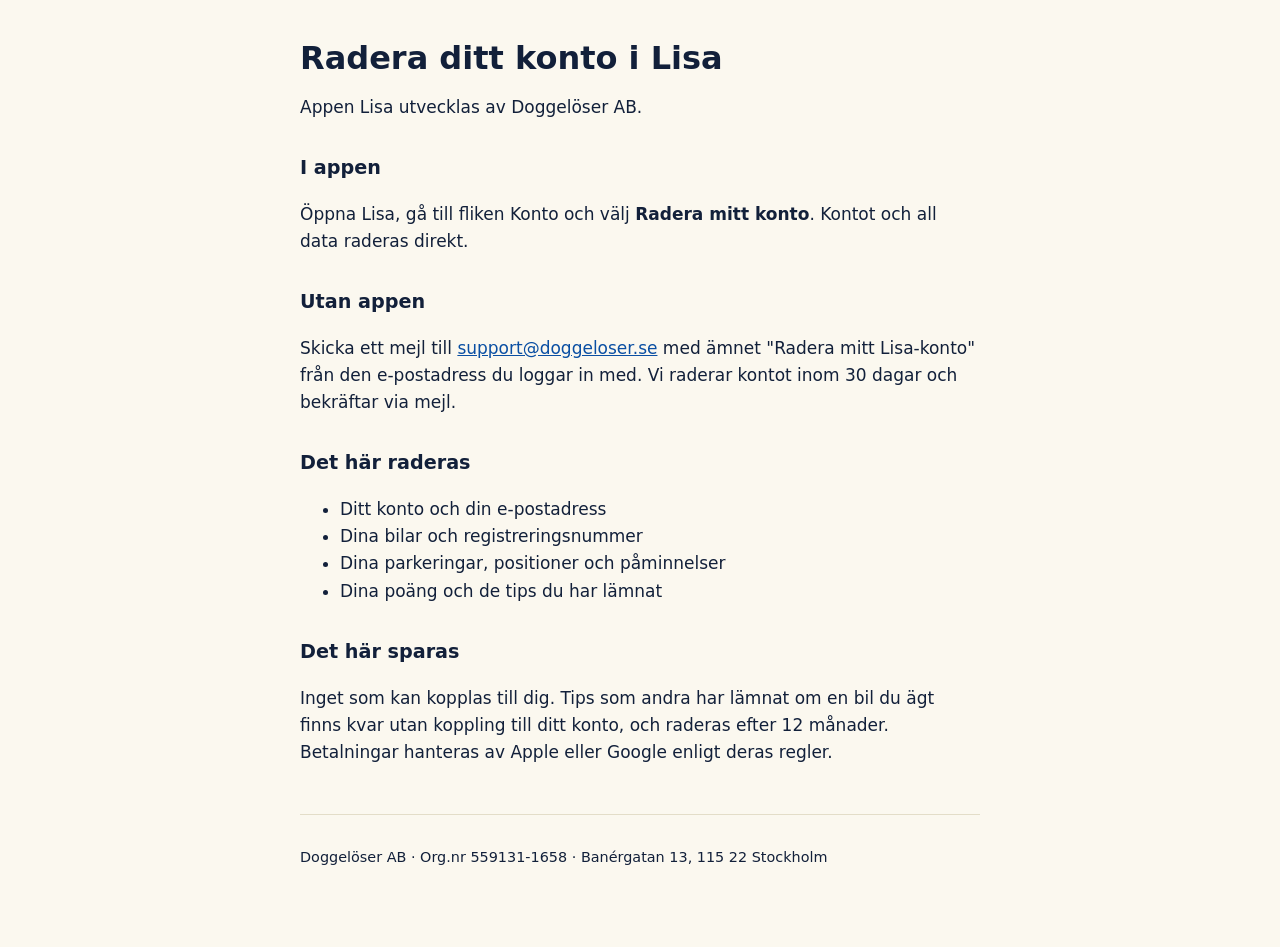
<file: p-lisa/radera-konto.html>
<!doctype html><meta charset="utf-8"><meta http-equiv="refresh" content="0; url=/lisa/radera-konto.html"><link rel="canonical" href="https://doggeloser.se/lisa/radera-konto.html"><title>Lisa</title><a href="/lisa/radera-konto.html">Lisa har flyttat hit</a>
</file>
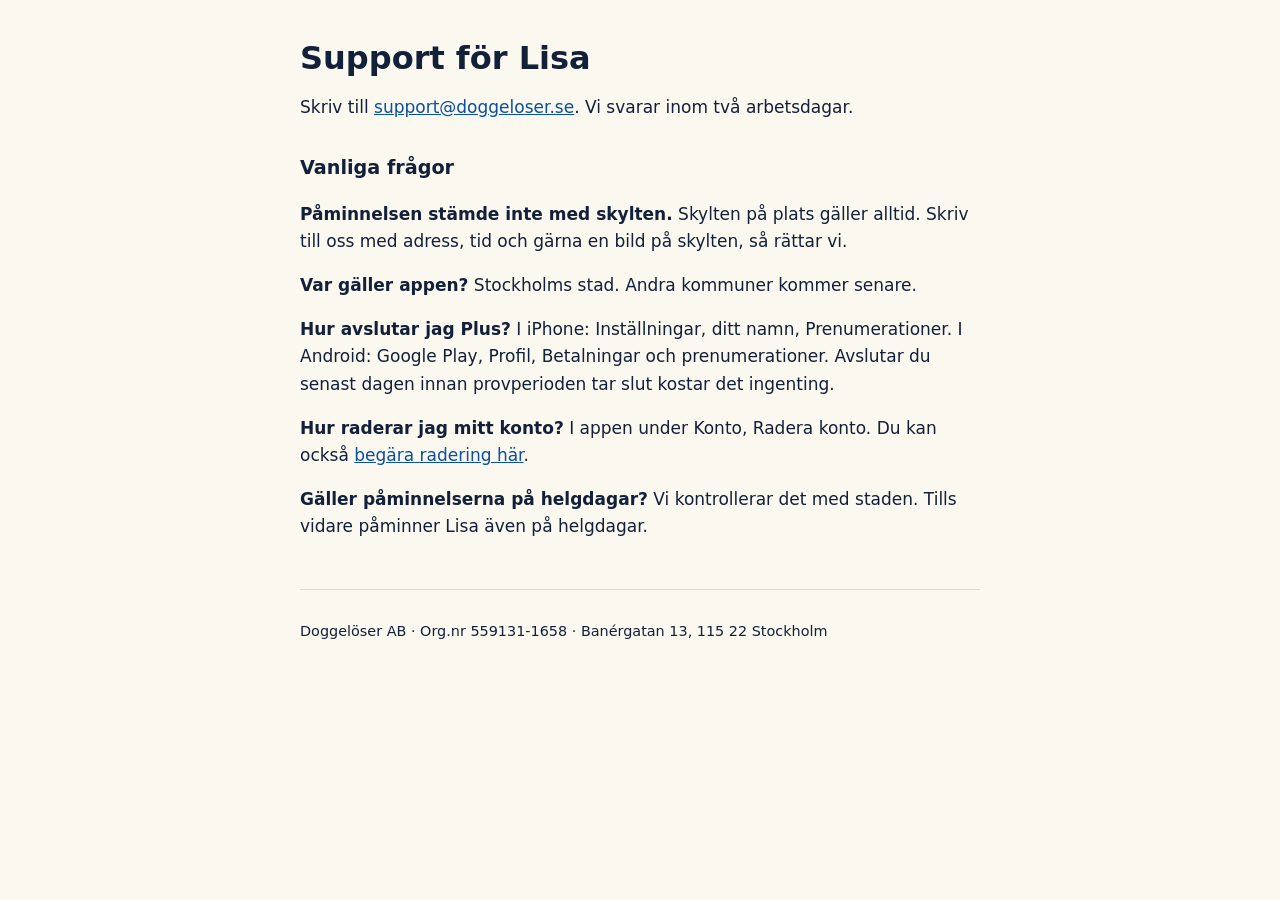
<file: p-lisa/support.html>
<!doctype html><meta charset="utf-8"><meta http-equiv="refresh" content="0; url=/lisa/support.html"><link rel="canonical" href="https://doggeloser.se/lisa/support.html"><title>Lisa</title><a href="/lisa/support.html">Lisa har flyttat hit</a>
</file>
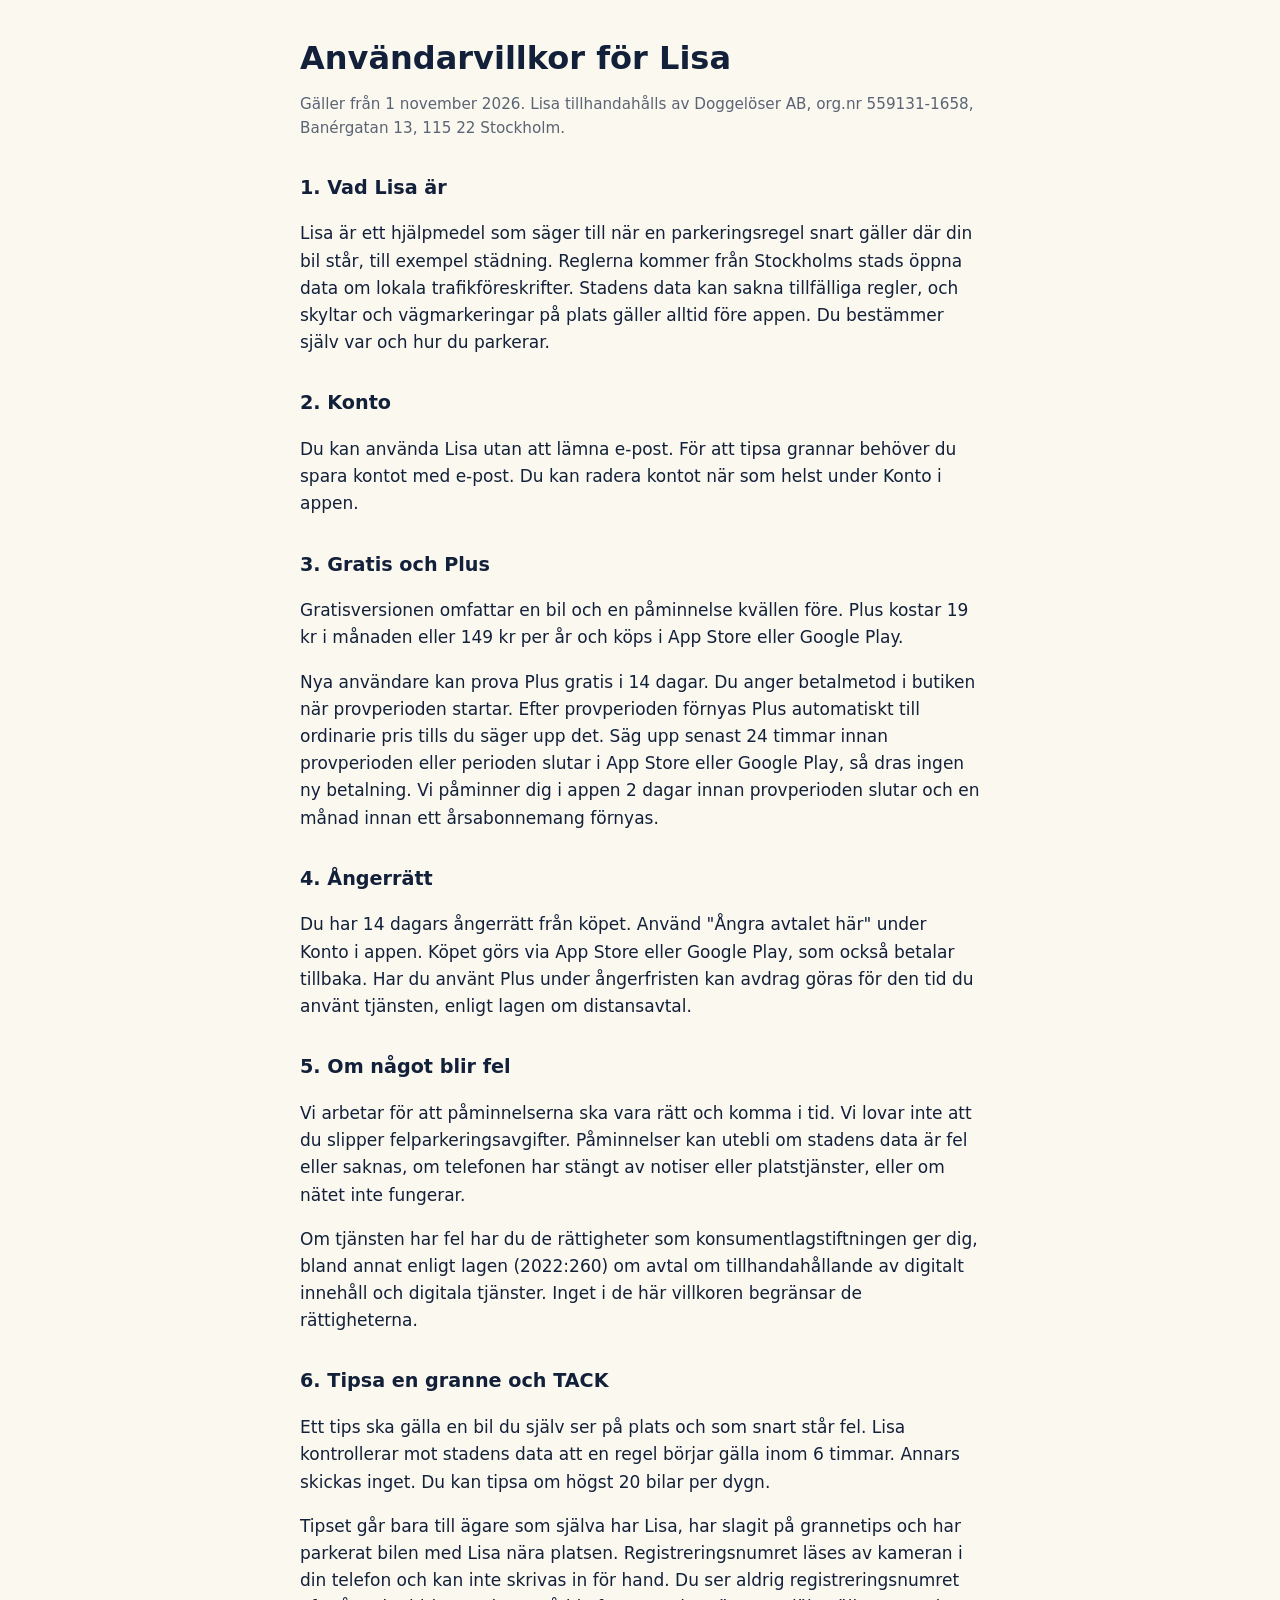
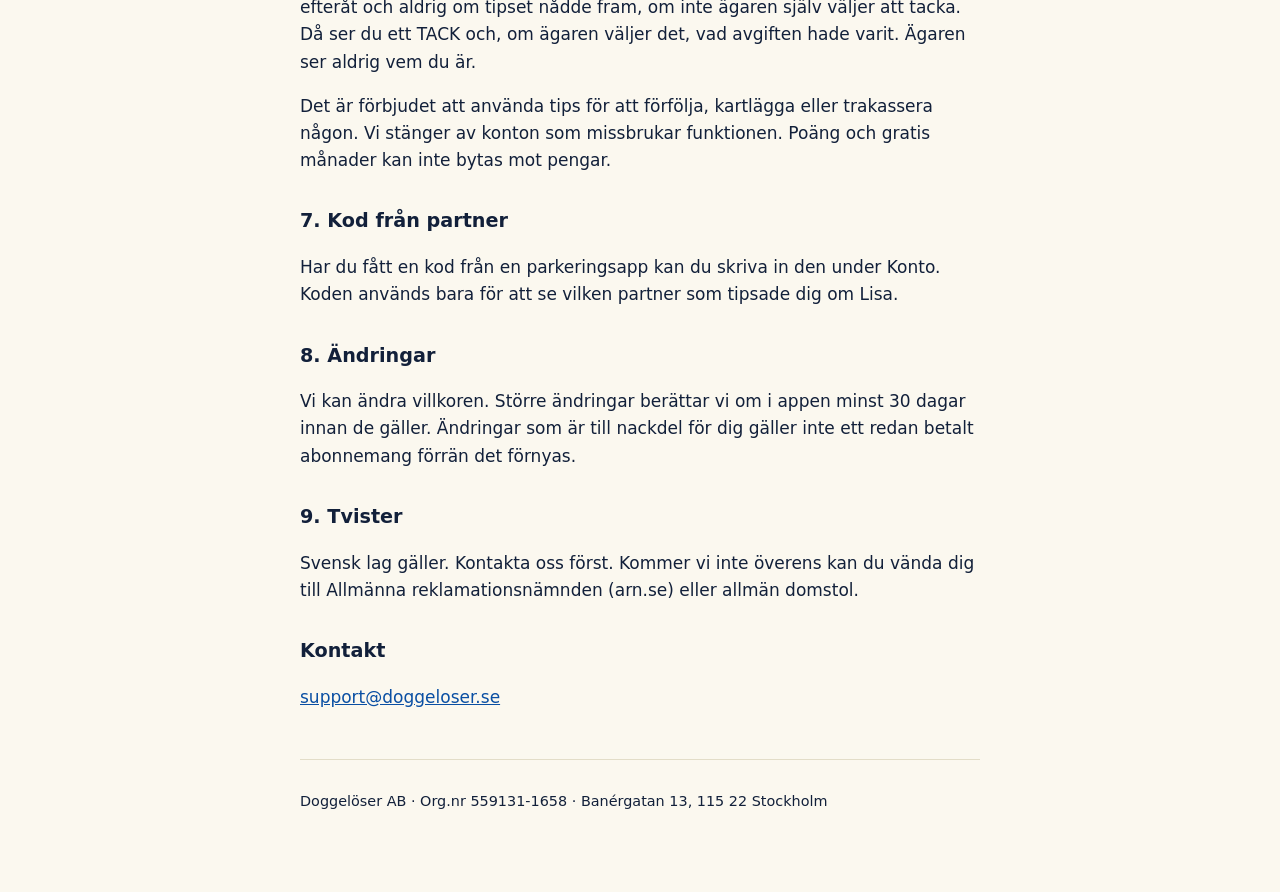
<file: p-lisa/villkor.html>
<!doctype html><meta charset="utf-8"><meta http-equiv="refresh" content="0; url=/lisa/villkor.html"><link rel="canonical" href="https://doggeloser.se/lisa/villkor.html"><title>Lisa</title><a href="/lisa/villkor.html">Lisa har flyttat hit</a>
</file>
<file: style.css>
:root{--bg:#fbf8ef;--fg:#12203a;--muted:#5a6475;--line:#e3ddc8;--ticket:#ffd400;--sign:#0a4fa3}
@media (prefers-color-scheme:dark){:root{--bg:#0f1626;--fg:#f3f0e4;--muted:#a8b0c0;--line:#26314d;--sign:#3d82d6}}
*{box-sizing:border-box}
body{margin:0;background:var(--bg);color:var(--fg);font:17px/1.6 system-ui,-apple-system,"Segoe UI",sans-serif;padding:40px 16px 64px}
main{max-width:680px;margin:0 auto}
h1{font-size:2rem;line-height:1.15;margin:0 0 12px}
h2{font-size:1.2rem;margin:32px 0 8px}
p,li{color:var(--fg)}
.muted{color:var(--muted);font-size:.95rem}
a{color:var(--sign)}
.mark{display:inline-grid;place-items:center;width:44px;height:44px;border-radius:10px;background:var(--ticket);color:#12203a;font-weight:900;margin-right:10px;vertical-align:middle}
.card{border:1px solid var(--line);border-radius:12px;padding:18px;margin:16px 0}
footer{margin-top:48px;border-top:1px solid var(--line);padding-top:16px;color:var(--muted);font-size:.9rem}
.app{display:flex;gap:16px;align-items:flex-start}
.app img{width:72px;height:72px;border-radius:16px;flex:none}
.grid{display:grid;grid-template-columns:repeat(auto-fit,minmax(200px,1fr));gap:12px}
.lang{float:right;font-size:.9rem}
dl{display:grid;grid-template-columns:max-content 1fr;gap:4px 16px;margin:8px 0}
dt{color:var(--muted)}dd{margin:0}
</file>
